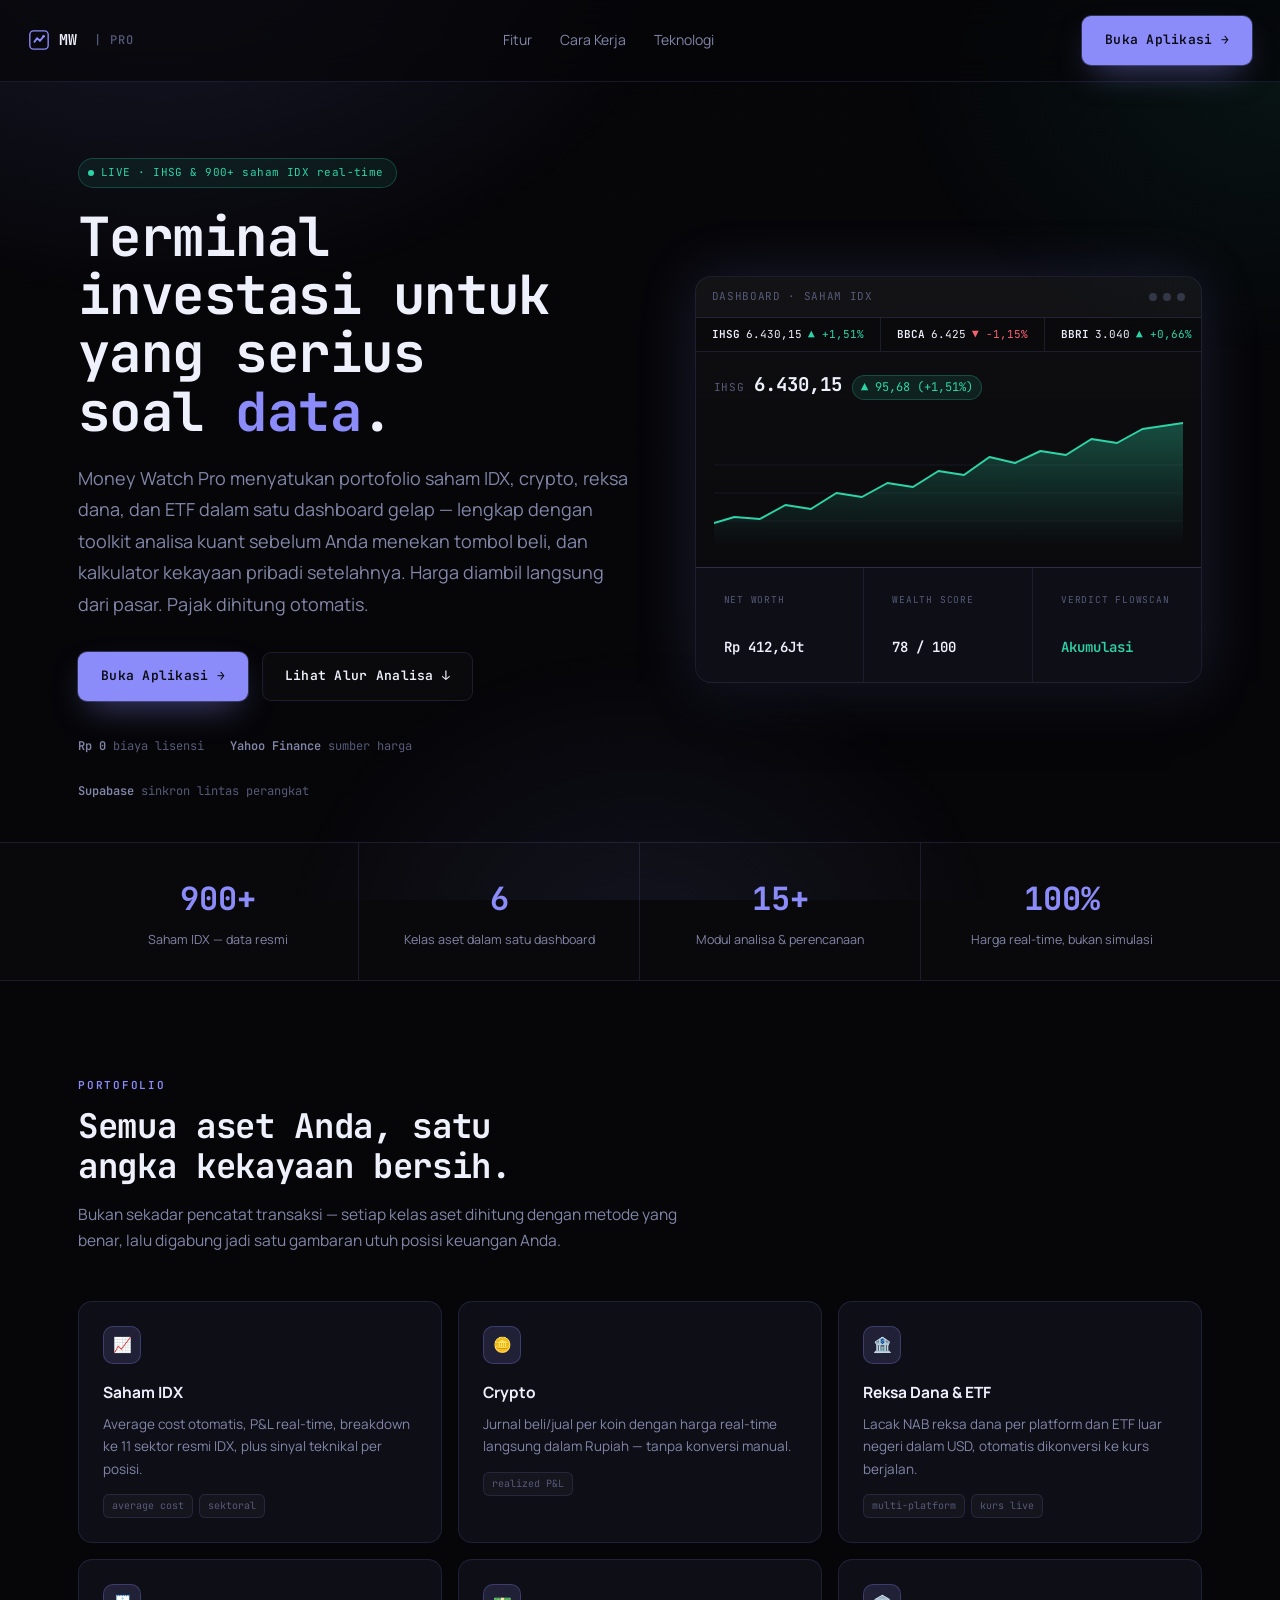
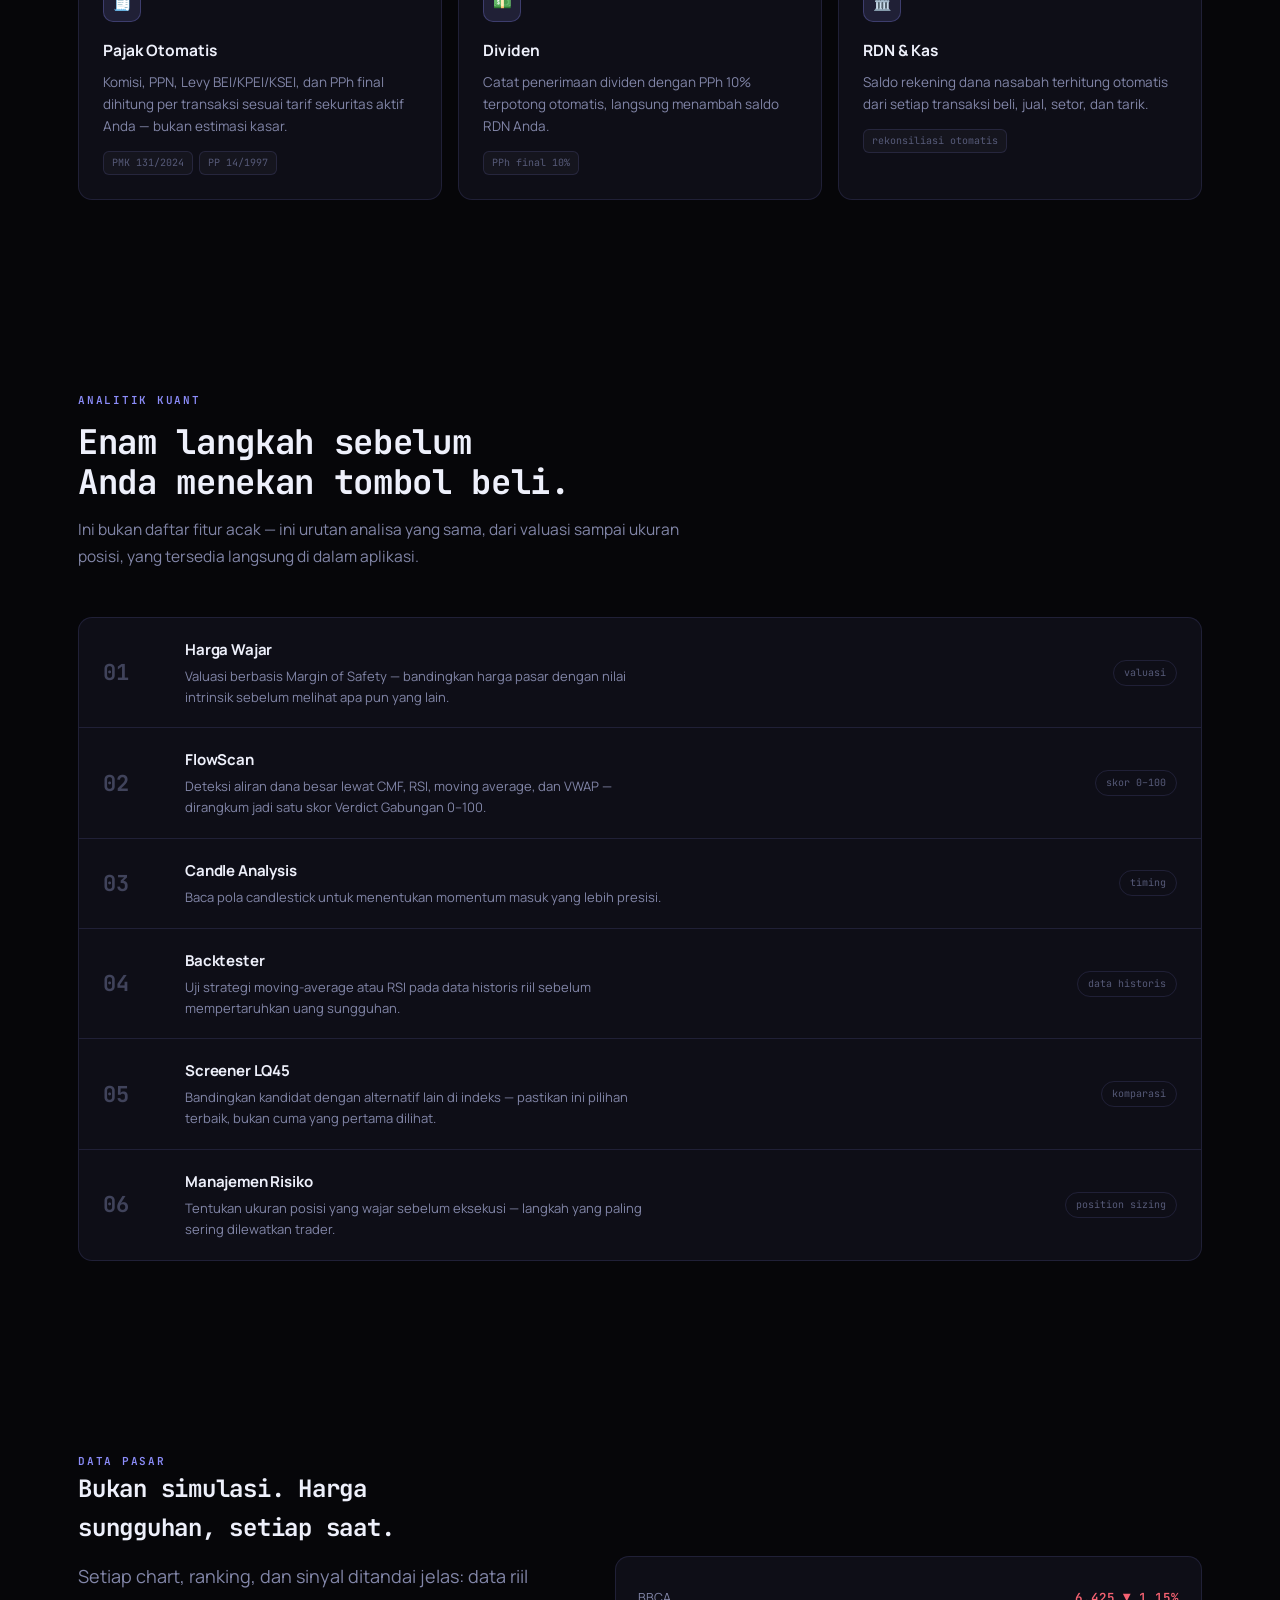
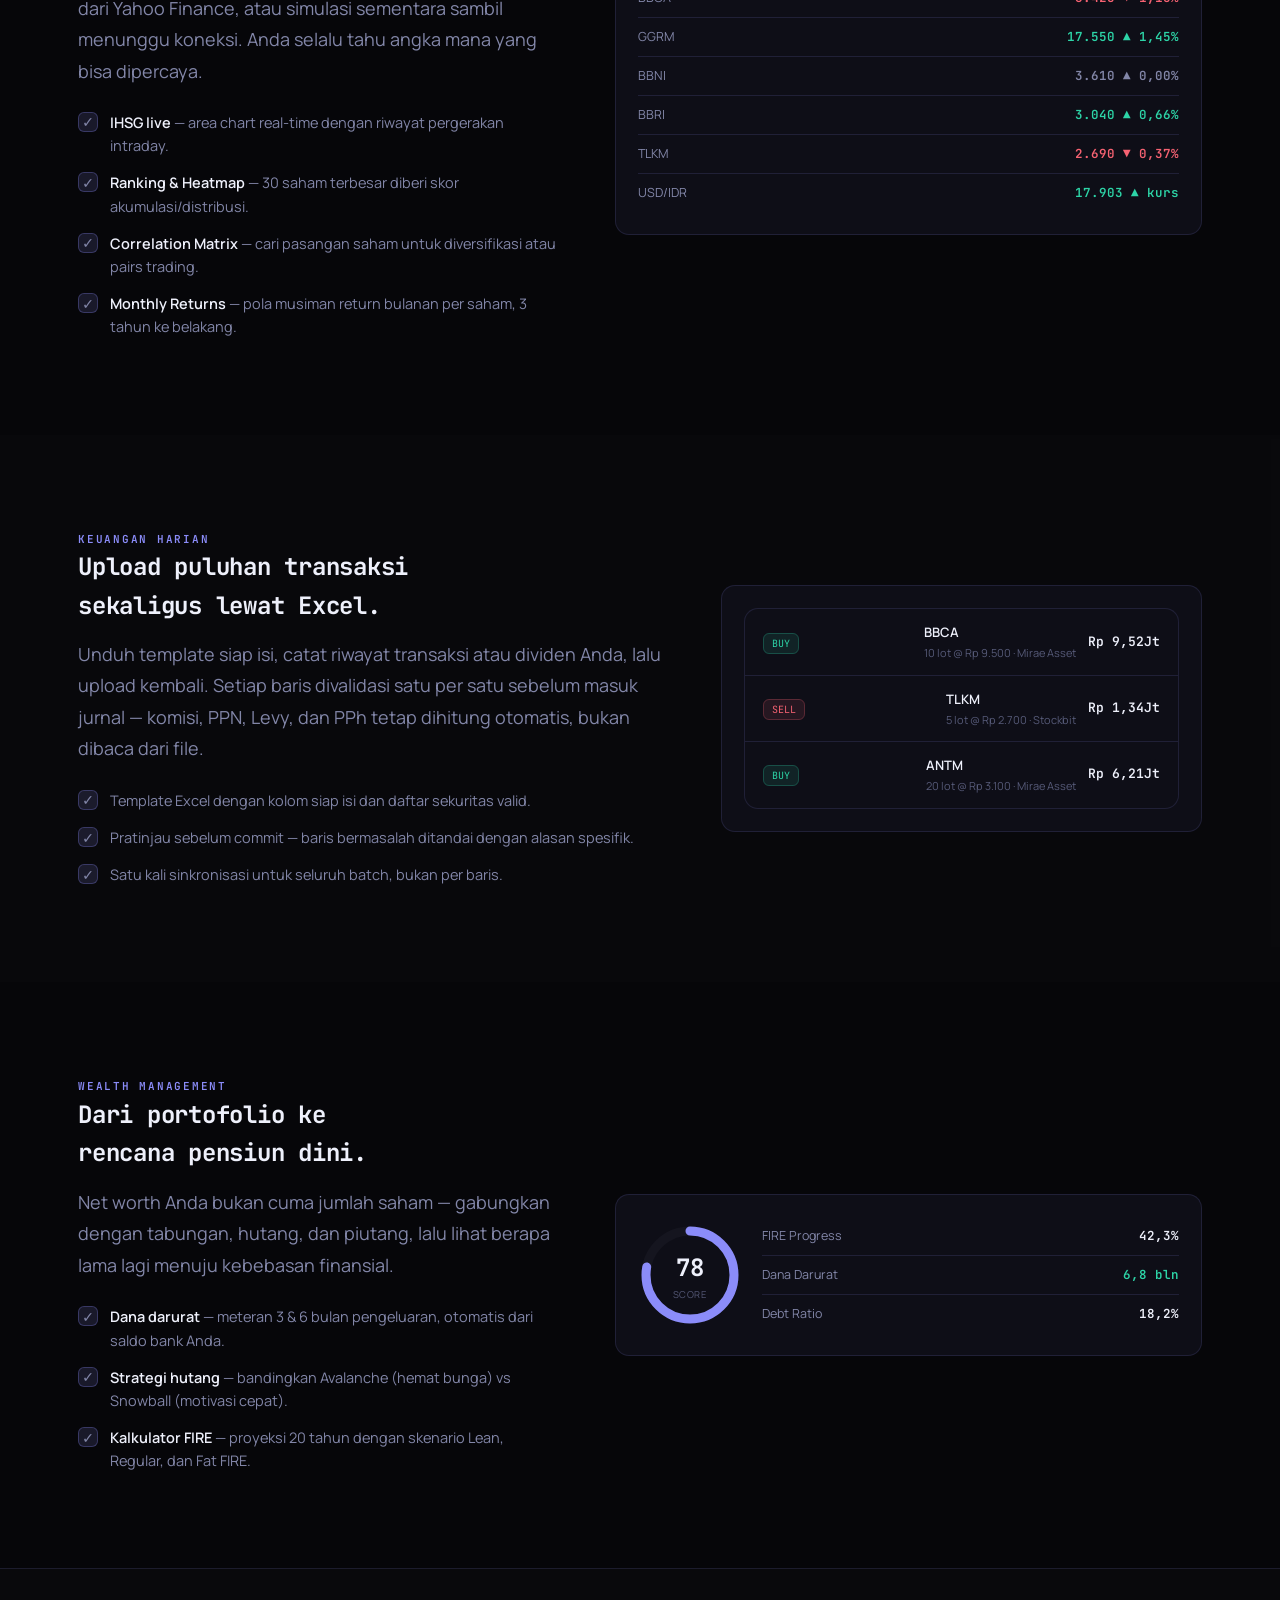
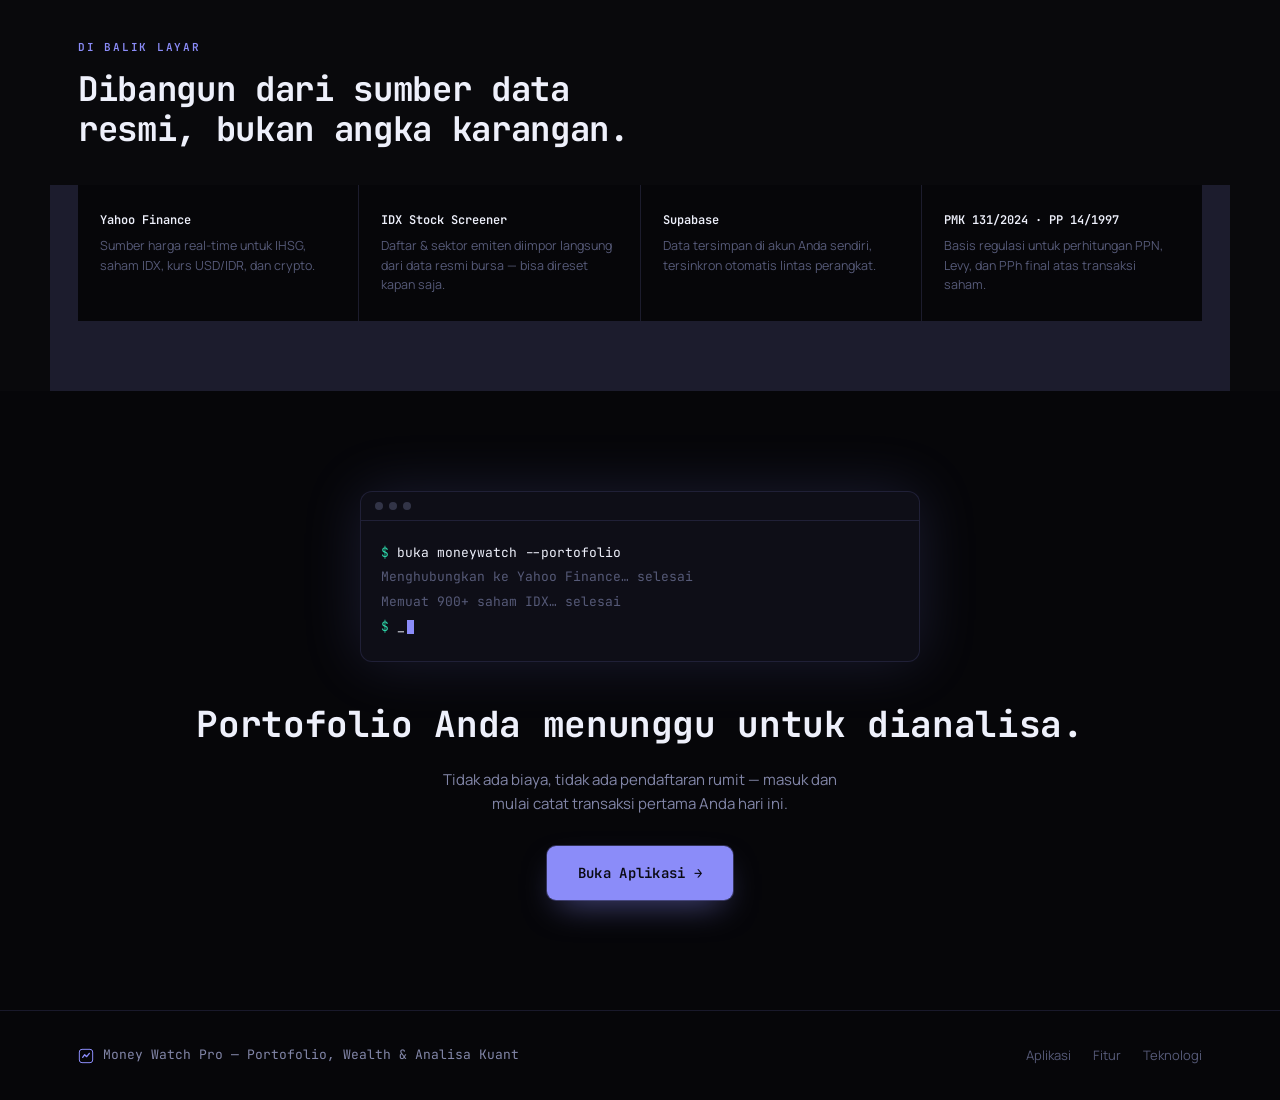
<file: index.html>
<!DOCTYPE html>
<html lang="id">
<head>
<meta charset="UTF-8">
<meta name="viewport" content="width=device-width,initial-scale=1.0">
<title>Money Watch Pro — Terminal Investasi untuk yang Serius Soal Data</title>
<meta name="description" content="Portofolio saham IDX, crypto, reksa dana, dan ETF dalam satu dashboard — dilengkapi toolkit analisa kuant, kalkulator kekayaan, dan pajak yang dihitung otomatis.">
<link rel="icon" href="data:image/svg+xml,<svg xmlns='http://www.w3.org/2000/svg' viewBox='0 0 32 32'><rect width='32' height='32' rx='8' fill='%23131324'/><path d='M7 21 L13 13 L18 17 L25 8' stroke='%238b8cf9' stroke-width='2.5' fill='none' stroke-linecap='round' stroke-linejoin='round'/><circle cx='25' cy='8' r='2' fill='%238b8cf9'/></svg>">
<link rel="preconnect" href="https://fonts.googleapis.com">
<link rel="preconnect" href="https://fonts.gstatic.com" crossorigin>
<link href="https://fonts.googleapis.com/css2?family=JetBrains+Mono:wght@400;500;600;700;800&family=Manrope:wght@400;500;600;700;800&display=swap" rel="stylesheet">
<style>
:root{
  --ink:#060609; --surface:#0e0e17; --surface-2:#15151f;
  --signal:#8b8cf9; --signal-dim:rgba(139,140,249,.14);
  --rise:#2dd4a7; --fall:#f66272; --amber:#f5b862;
  --text:#eef0fb; --text-dim:#8286a8; --text-faint:#565a78;
  --line:rgba(139,140,249,.14); --line-2:rgba(139,140,249,.28);
  --mono:'JetBrains Mono',ui-monospace,monospace;
  --sans:'Manrope',system-ui,sans-serif;
  --glow:0 0 60px rgba(139,140,249,.16);
}
*{box-sizing:border-box;margin:0;padding:0}
html{scroll-behavior:smooth}
@media(prefers-reduced-motion:reduce){html{scroll-behavior:auto}*{animation-duration:.001ms!important;animation-iteration-count:1!important;transition-duration:.001ms!important;scroll-behavior:auto!important}}
html,body{max-width:100%}
body{
  background:var(--ink); color:var(--text); font-family:var(--sans);
  font-size:16px; line-height:1.6; -webkit-font-smoothing:antialiased;
  overflow-x:hidden;
}
body::before{
  content:'';position:fixed;inset:0;z-index:0;pointer-events:none;
  background:
    radial-gradient(900px 620px at 12% -8%, rgba(139,140,249,.14), transparent 60%),
    radial-gradient(700px 520px at 100% 8%, rgba(45,212,167,.07), transparent 55%),
    radial-gradient(600px 500px at 50% 105%, rgba(139,140,249,.08), transparent 60%);
}
body::after{
  content:'';position:fixed;inset:0;z-index:0;pointer-events:none;opacity:.5;
  background-image:radial-gradient(rgba(139,140,249,.05) 1px,transparent 1px);
  background-size:26px 26px;
  mask-image:radial-gradient(1000px 700px at 50% 0%, black, transparent 75%);
}
a{color:inherit}
img,svg{display:block;max-width:100%}
.wrap{max-width:1180px;margin:0 auto;padding:0 28px}
section{position:relative;z-index:1}

/* ── Type scale ── */
h1,h2,h3{font-family:var(--mono);font-weight:700;letter-spacing:-.01em;text-wrap:balance}
.eyebrow{font-family:var(--mono);font-size:11px;font-weight:600;letter-spacing:.16em;text-transform:uppercase;color:var(--signal)}
.lede{font-size:18px;color:var(--text-dim);line-height:1.75;max-width:56ch}
.num{font-family:var(--mono);font-variant-numeric:tabular-nums}

/* ── Buttons ── */
.btn{display:inline-flex;align-items:center;gap:8px;font-family:var(--mono);font-size:13px;font-weight:600;letter-spacing:.02em;padding:13px 22px;border-radius:9px;cursor:pointer;text-decoration:none;transition:transform .15s ease,box-shadow .15s ease,background .15s ease,border-color .15s ease;border:1px solid transparent;white-space:nowrap}
.btn:focus-visible{outline:2px solid var(--signal);outline-offset:3px}
.btn-primary{background:var(--signal);color:#0a0a12;box-shadow:0 0 0 1px rgba(139,140,249,.3),0 14px 34px -12px rgba(139,140,249,.55)}
.btn-primary:hover{transform:translateY(-1px);box-shadow:0 0 0 1px rgba(139,140,249,.45),0 18px 40px -10px rgba(139,140,249,.65)}
.btn-ghost{background:rgba(255,255,255,.02);border-color:var(--line);color:var(--text)}
.btn-ghost:hover{border-color:var(--line-2);background:rgba(139,140,249,.06)}

/* ── Nav ── */
.nav{position:sticky;top:0;z-index:50;display:flex;align-items:center;justify-content:space-between;padding:16px 28px;backdrop-filter:blur(16px);background:rgba(6,6,9,.72);border-bottom:1px solid var(--line)}
.brand{display:flex;align-items:center;gap:9px;font-family:var(--mono);font-weight:700;font-size:15px;letter-spacing:.01em}
.brand .tag{color:var(--text-faint);font-weight:500;font-size:12px;letter-spacing:.08em}
.nav-links{display:flex;align-items:center;gap:28px;font-size:14px;color:var(--text-dim)}
.nav-links a{text-decoration:none;transition:color .15s}
.nav-links a:hover{color:var(--text)}
.nav-cta{display:flex;align-items:center;gap:16px}
@media(max-width:760px){.nav-links{display:none}}

/* ── Hero ── */
.hero{padding:76px 0 40px}
.hero-grid{display:grid;grid-template-columns:1.05fr .95fr;gap:56px;align-items:center}
.hero-grid > *{min-width:0}
@media(max-width:940px){.hero-grid{grid-template-columns:1fr}}
.live-pill{display:inline-flex;align-items:center;gap:7px;padding:5px 12px 5px 9px;border-radius:99px;background:rgba(45,212,167,.08);border:1px solid rgba(45,212,167,.25);font-family:var(--mono);font-size:11px;color:var(--rise);letter-spacing:.04em;margin-bottom:20px}
.live-dot{width:6px;height:6px;border-radius:50%;background:var(--rise);animation:pulse 1.8s ease-in-out infinite}
@keyframes pulse{0%,100%{opacity:1;box-shadow:0 0 0 0 rgba(45,212,167,.5)}50%{opacity:.55;box-shadow:0 0 0 5px rgba(45,212,167,0)}}
.hero h1{font-size:clamp(32px,4.6vw,54px);line-height:1.08;margin-bottom:22px}
.hero h1 em{font-style:normal;color:var(--signal)}
.hero .lede{margin-bottom:32px}
.hero-ctas{display:flex;gap:14px;flex-wrap:wrap;margin-bottom:36px}
.hero-meta{display:flex;gap:26px;flex-wrap:wrap;font-family:var(--mono);font-size:12px;color:var(--text-faint)}
.hero-meta b{color:var(--text-dim);font-weight:600}

/* ── Hero visual: mock terminal panel ── */
.panel{background:linear-gradient(180deg,rgba(255,255,255,.035),rgba(255,255,255,.015));border:1px solid var(--line);border-radius:16px;overflow:hidden;box-shadow:var(--glow),0 30px 60px -30px rgba(0,0,0,.7)}
.panel-head{display:flex;align-items:center;justify-content:space-between;padding:11px 16px;border-bottom:1px solid var(--line);background:rgba(255,255,255,.02)}
.panel-dots{display:flex;gap:6px}
.panel-dots span{width:8px;height:8px;border-radius:50%;background:var(--text-faint);opacity:.5}
.panel-title{font-family:var(--mono);font-size:11px;color:var(--text-faint);letter-spacing:.06em}
.mock-ticker{display:flex;overflow:hidden;border-bottom:1px solid var(--line);background:rgba(0,0,0,.25);width:100%;min-width:0}
.mock-ticker-track{display:flex;gap:0;animation:tickerScroll 26s linear infinite}
.mock-ticker:hover .mock-ticker-track{animation-play-state:paused}
@keyframes tickerScroll{from{transform:translateX(0)}to{transform:translateX(-50%)}}
.tick{display:flex;align-items:center;gap:6px;padding:8px 16px;font-family:var(--mono);font-size:11px;white-space:nowrap;border-right:1px solid var(--line)}
.tick b{font-weight:600}
.tick .up{color:var(--rise)}.tick .dn{color:var(--fall)}
.mock-chart{padding:18px 18px 6px}
.mock-chart-head{display:flex;align-items:baseline;gap:10px;margin-bottom:12px}
.mock-chart-head .lbl{font-family:var(--mono);font-size:11px;color:var(--text-faint);letter-spacing:.06em}
.mock-chart-head .val{font-family:var(--mono);font-size:19px;font-weight:700}
.mock-chart-head .chg{font-family:var(--mono);font-size:12px;color:var(--rise);background:rgba(45,212,167,.1);border:1px solid rgba(45,212,167,.25);padding:2px 8px;border-radius:99px}
.chart-svg{width:100%;height:132px;display:block}
.chart-path{fill:none;stroke:var(--rise);stroke-width:2;stroke-linecap:round;stroke-linejoin:round;stroke-dasharray:600;stroke-dashoffset:600;animation:draw 1.8s .3s ease forwards}
@keyframes draw{to{stroke-dashoffset:0}}
.mock-stats{display:grid;grid-template-columns:repeat(3,1fr);gap:1px;background:var(--line);margin-top:16px;border-top:1px solid var(--line)}
.mock-stats div{background:var(--surface);padding:12px 14px}
.mock-stats .k{font-family:var(--mono);font-size:9.5px;color:var(--text-faint);letter-spacing:.08em;text-transform:uppercase;margin-bottom:5px}
.mock-stats .v{font-family:var(--mono);font-size:14px;font-weight:600}

/* ── Stats strip ── */
.stats{border-top:1px solid var(--line);border-bottom:1px solid var(--line);background:rgba(255,255,255,.015)}
.stats-row{display:grid;grid-template-columns:repeat(4,1fr);gap:0}
@media(max-width:760px){.stats-row{grid-template-columns:repeat(2,1fr)}}
.stat{padding:30px 20px;text-align:center;border-right:1px solid var(--line)}
.stat:last-child{border-right:none}
.stat .v{font-family:var(--mono);font-size:clamp(24px,3vw,32px);font-weight:700;color:var(--signal)}
.stat .k{font-size:12.5px;color:var(--text-dim);margin-top:6px}

/* ── Section shell ── */
.section{padding:96px 0}
.section-head{max-width:640px;margin-bottom:48px}
.section-head .eyebrow{margin-bottom:12px}
.section-head h2{font-size:clamp(24px,3vw,34px);line-height:1.18;margin-bottom:14px}
.section-head p{color:var(--text-dim);font-size:15.5px;line-height:1.7}

/* ── Feature grid ── */
.fgrid{display:grid;grid-template-columns:repeat(3,1fr);gap:16px}
@media(max-width:900px){.fgrid{grid-template-columns:repeat(2,1fr)}}
@media(max-width:620px){.fgrid{grid-template-columns:1fr}}
.fcard{background:var(--surface);border:1px solid var(--line);border-radius:14px;padding:24px;transition:border-color .2s,transform .2s,background .2s}
.fcard:hover{border-color:var(--line-2);transform:translateY(-2px);background:var(--surface-2)}
.fcard .ic{width:38px;height:38px;border-radius:10px;background:var(--signal-dim);border:1px solid var(--line-2);display:flex;align-items:center;justify-content:center;margin-bottom:16px;font-family:var(--mono);font-size:15px;color:var(--signal)}
.fcard h3{font-family:var(--sans);font-weight:700;font-size:15.5px;margin-bottom:8px;letter-spacing:0}
.fcard p{font-size:13.5px;color:var(--text-dim);line-height:1.65}
.fcard .tags{display:flex;flex-wrap:wrap;gap:6px;margin-top:14px}
.fcard .tags span{font-family:var(--mono);font-size:10px;color:var(--text-faint);background:rgba(255,255,255,.03);border:1px solid var(--line);padding:3px 8px;border-radius:6px}

/* ── Workflow (real sequence — numbered on purpose) ── */
.flow{display:flex;flex-direction:column;border:1px solid var(--line);border-radius:14px;overflow:hidden;background:var(--surface)}
.flow-step{display:grid;grid-template-columns:64px 1fr auto;align-items:center;gap:18px;padding:20px 24px;border-bottom:1px solid var(--line);position:relative}
.flow-step:last-child{border-bottom:none}
.flow-step:hover{background:rgba(139,140,249,.035)}
.flow-num{font-family:var(--mono);font-size:22px;font-weight:700;color:var(--text-faint);opacity:.7}
.flow-step:hover .flow-num{color:var(--signal);opacity:1}
.flow-body h3{font-family:var(--sans);font-size:15px;font-weight:700;margin-bottom:4px}
.flow-body p{font-size:13px;color:var(--text-dim);line-height:1.6;max-width:60ch}
.flow-tag{font-family:var(--mono);font-size:10px;color:var(--text-faint);white-space:nowrap;border:1px solid var(--line);padding:4px 10px;border-radius:99px}
@media(max-width:640px){.flow-step{grid-template-columns:40px 1fr;}.flow-tag{grid-column:2;justify-self:start}}

/* ── Split rows (wealth / control sections) ── */
.split{display:grid;grid-template-columns:.9fr 1.1fr;gap:56px;align-items:center;min-width:0}
.split > *{min-width:0}
.split.rev{grid-template-columns:1.1fr .9fr}
.split.rev .split-visual{order:2}
@media(max-width:900px){
  .split,.split.rev{grid-template-columns:1fr}
  .split.rev .split-visual{order:0}
}
.checklist{display:flex;flex-direction:column;gap:14px;margin-top:24px}
.checklist li{list-style:none;display:flex;gap:12px;align-items:flex-start;font-size:14.5px;color:var(--text-dim);line-height:1.6}
.checklist .chk{flex-shrink:0;width:20px;height:20px;border-radius:6px;background:var(--signal-dim);border:1px solid var(--line-2);display:flex;align-items:center;justify-content:center;margin-top:1px}
.checklist b{color:var(--text);font-weight:600}

.split-visual{background:var(--surface);border:1px solid var(--line);border-radius:14px;padding:22px}
.ring-wrap{display:flex;align-items:center;gap:20px}
.ring{position:relative;width:104px;height:104px;flex-shrink:0}
.ring-center{position:absolute;inset:0;display:flex;flex-direction:column;align-items:center;justify-content:center}
.ring-center b{font-family:var(--mono);font-size:24px;font-weight:700}
.ring-center span{font-size:9.5px;color:var(--text-faint);letter-spacing:.06em;text-transform:uppercase}
.mini-row{display:flex;justify-content:space-between;padding:9px 0;border-bottom:1px solid var(--line);font-size:12.5px}
.mini-row:last-child{border-bottom:none}
.mini-row .k{color:var(--text-dim)}
.mini-row .v{font-family:var(--mono);font-weight:600}

.rows-list{display:flex;flex-direction:column;gap:0;border:1px solid var(--line);border-radius:14px;overflow:hidden;background:var(--surface)}
.rows-list .row{display:grid;grid-template-columns:1fr auto auto;gap:12px;align-items:center;padding:13px 18px;border-bottom:1px solid var(--line);font-size:13px}
.rows-list .row:last-child{border-bottom:none}
.rows-list .row .name{font-weight:600}
.rows-list .row .sub{font-size:11px;color:var(--text-faint);display:block;margin-top:1px}
.rows-list .row .amt{font-family:var(--mono);font-weight:600}
.rows-list .row .badge{font-family:var(--mono);font-size:10px;padding:3px 8px;border-radius:6px}
.badge.buy{background:rgba(45,212,167,.1);color:var(--rise);border:1px solid rgba(45,212,167,.25)}
.badge.sell{background:rgba(246,98,114,.1);color:var(--fall);border:1px solid rgba(246,98,114,.25)}

/* ── Tech / trust strip ── */
.tech{border-top:1px solid var(--line);background:rgba(255,255,255,.015)}
.tech-row{display:grid;grid-template-columns:repeat(4,1fr);gap:1px;background:var(--line)}
@media(max-width:760px){.tech-row{grid-template-columns:repeat(2,1fr)}}
.tech-item{background:var(--ink);padding:26px 22px}
.tech-item .k{font-family:var(--mono);font-size:12px;font-weight:600;color:var(--text);margin-bottom:6px}
.tech-item .v{font-size:12.5px;color:var(--text-faint);line-height:1.55}

/* ── Final CTA ── */
.cta-final{padding:100px 0 110px;text-align:center}
.terminal{max-width:560px;margin:0 auto 34px;background:var(--surface);border:1px solid var(--line);border-radius:12px;text-align:left;overflow:hidden;box-shadow:var(--glow)}
.terminal-bar{display:flex;align-items:center;gap:6px;padding:10px 14px;border-bottom:1px solid var(--line)}
.terminal-bar span{width:8px;height:8px;border-radius:50%;background:var(--text-faint);opacity:.5}
.terminal-body{padding:20px 20px 22px;font-family:var(--mono);font-size:13px;line-height:1.9;color:var(--text-dim)}
.terminal-body .prompt{color:var(--rise)}
.terminal-body .cmd{color:var(--text)}
.terminal-body .out{color:var(--text-faint)}
.caret{display:inline-block;width:7px;height:14px;background:var(--signal);vertical-align:middle;margin-left:2px;animation:blink 1s step-end infinite}
@keyframes blink{50%{opacity:0}}
.cta-final h2{font-size:clamp(24px,3.4vw,36px);margin-bottom:14px}
.cta-final p{color:var(--text-dim);max-width:46ch;margin:0 auto 30px;font-size:15px}

/* ── Footer ── */
footer{border-top:1px solid var(--line);padding:34px 0}
.foot-row{display:flex;align-items:center;justify-content:space-between;flex-wrap:wrap;gap:16px}
.foot-brand{display:flex;align-items:center;gap:9px;font-family:var(--mono);font-size:13px;color:var(--text-dim)}
.foot-links{display:flex;gap:22px;font-size:13px;color:var(--text-faint)}
.foot-links a{text-decoration:none}
.foot-links a:hover{color:var(--text-dim)}
</style>
</head>
<body>

<nav class="nav">
  <div class="brand">
    <svg width="22" height="22" viewBox="0 0 24 24" fill="none" xmlns="http://www.w3.org/2000/svg">
      <rect x="2" y="2" width="20" height="20" rx="4" stroke="#8b8cf9" stroke-width="1.5"/>
      <path d="M7 14 L10 10 L13 13 L17 8" stroke="#8b8cf9" stroke-width="2" stroke-linecap="round" stroke-linejoin="round"/>
      <circle cx="17" cy="8" r="1.5" fill="#8b8cf9"/>
    </svg>
    MW<span class="tag">&nbsp;| PRO</span>
  </div>
  <div class="nav-links">
    <a href="#fitur">Fitur</a>
    <a href="#cara-kerja">Cara Kerja</a>
    <a href="#teknologi">Teknologi</a>
  </div>
  <div class="nav-cta">
    <a class="btn btn-primary" href="moneywatch.html">Buka Aplikasi →</a>
  </div>
</nav>

<!-- ═══ HERO ═══ -->
<section class="hero">
  <div class="wrap hero-grid">
    <div>
      <div class="live-pill"><span class="live-dot"></span> LIVE · IHSG &amp; 900+ saham IDX real-time</div>
      <h1>Terminal investasi untuk yang serius soal <em>data</em>.</h1>
      <p class="lede">Money Watch Pro menyatukan portofolio saham IDX, crypto, reksa dana, dan ETF dalam satu dashboard gelap — lengkap dengan toolkit analisa kuant sebelum Anda menekan tombol beli, dan kalkulator kekayaan pribadi setelahnya. Harga diambil langsung dari pasar. Pajak dihitung otomatis.</p>
      <div class="hero-ctas">
        <a class="btn btn-primary" href="moneywatch.html">Buka Aplikasi →</a>
        <a class="btn btn-ghost" href="#cara-kerja">Lihat Alur Analisa ↓</a>
      </div>
      <div class="hero-meta">
        <div><b>Rp 0</b> biaya lisensi</div>
        <div><b>Yahoo Finance</b> sumber harga</div>
        <div><b>Supabase</b> sinkron lintas perangkat</div>
      </div>
    </div>

    <div class="panel" aria-hidden="true">
      <div class="panel-head">
        <span class="panel-title">DASHBOARD · SAHAM IDX</span>
        <div class="panel-dots"><span></span><span></span><span></span></div>
      </div>
      <div class="mock-ticker">
        <div class="mock-ticker-track" id="mockTicker"></div>
      </div>
      <div class="mock-chart">
        <div class="mock-chart-head">
          <span class="lbl">IHSG</span>
          <span class="val num">6.430,15</span>
          <span class="chg num">▲ 95,68 (+1,51%)</span>
        </div>
        <svg class="chart-svg" viewBox="0 0 460 132" preserveAspectRatio="none">
          <defs>
            <linearGradient id="heroFill" x1="0" y1="0" x2="0" y2="1">
              <stop offset="0%" stop-color="#2dd4a7" stop-opacity="0.32"/>
              <stop offset="100%" stop-color="#2dd4a7" stop-opacity="0"/>
            </linearGradient>
          </defs>
          <path d="M0,108 L460,108" stroke="rgba(139,140,249,.08)" stroke-width="1"/>
          <path d="M0,80 L460,80" stroke="rgba(139,140,249,.08)" stroke-width="1"/>
          <path d="M0,52 L460,52" stroke="rgba(139,140,249,.08)" stroke-width="1"/>
          <path d="M0,110 L20,104 L45,106 L70,92 L95,96 L120,80 L145,84 L170,70 L195,74 L220,58 L245,62 L270,44 L295,50 L320,38 L345,42 L370,26 L395,30 L420,16 L460,10 L460,132 L0,132 Z" fill="url(#heroFill)"/>
          <polyline class="chart-path" points="0,110 20,104 45,106 70,92 95,96 120,80 145,84 170,70 195,74 220,58 245,62 270,44 295,50 320,38 345,42 370,26 395,30 420,16 460,10"/>
        </svg>
      </div>
      <div class="mock-stats">
        <div><div class="k">Net Worth</div><div class="v num">Rp 412,6Jt</div></div>
        <div><div class="k">Wealth Score</div><div class="v num">78 / 100</div></div>
        <div><div class="k">Verdict FlowScan</div><div class="v num" style="color:var(--rise)">Akumulasi</div></div>
      </div>
    </div>
  </div>
</section>

<!-- ═══ STATS ═══ -->
<section class="stats">
  <div class="wrap stats-row">
    <div class="stat"><div class="v num">900+</div><div class="k">Saham IDX — data resmi</div></div>
    <div class="stat"><div class="v num">6</div><div class="k">Kelas aset dalam satu dashboard</div></div>
    <div class="stat"><div class="v num">15+</div><div class="k">Modul analisa &amp; perencanaan</div></div>
    <div class="stat"><div class="v num">100%</div><div class="k">Harga real-time, bukan simulasi</div></div>
  </div>
</section>

<!-- ═══ FITUR — Portofolio ═══ -->
<section class="section" id="fitur">
  <div class="wrap">
    <div class="section-head">
      <div class="eyebrow">Portofolio</div>
      <h2>Semua aset Anda, satu angka kekayaan bersih.</h2>
      <p>Bukan sekadar pencatat transaksi — setiap kelas aset dihitung dengan metode yang benar, lalu digabung jadi satu gambaran utuh posisi keuangan Anda.</p>
    </div>
    <div class="fgrid">
      <div class="fcard">
        <div class="ic">📈</div>
        <h3>Saham IDX</h3>
        <p>Average cost otomatis, P&amp;L real-time, breakdown ke 11 sektor resmi IDX, plus sinyal teknikal per posisi.</p>
        <div class="tags"><span>average cost</span><span>sektoral</span></div>
      </div>
      <div class="fcard">
        <div class="ic">🪙</div>
        <h3>Crypto</h3>
        <p>Jurnal beli/jual per koin dengan harga real-time langsung dalam Rupiah — tanpa konversi manual.</p>
        <div class="tags"><span>realized P&amp;L</span></div>
      </div>
      <div class="fcard">
        <div class="ic">🏦</div>
        <h3>Reksa Dana &amp; ETF</h3>
        <p>Lacak NAB reksa dana per platform dan ETF luar negeri dalam USD, otomatis dikonversi ke kurs berjalan.</p>
        <div class="tags"><span>multi-platform</span><span>kurs live</span></div>
      </div>
      <div class="fcard">
        <div class="ic">🧾</div>
        <h3>Pajak Otomatis</h3>
        <p>Komisi, PPN, Levy BEI/KPEI/KSEI, dan PPh final dihitung per transaksi sesuai tarif sekuritas aktif Anda — bukan estimasi kasar.</p>
        <div class="tags"><span>PMK 131/2024</span><span>PP 14/1997</span></div>
      </div>
      <div class="fcard">
        <div class="ic">💵</div>
        <h3>Dividen</h3>
        <p>Catat penerimaan dividen dengan PPh 10% terpotong otomatis, langsung menambah saldo RDN Anda.</p>
        <div class="tags"><span>PPh final 10%</span></div>
      </div>
      <div class="fcard">
        <div class="ic">🏛️</div>
        <h3>RDN &amp; Kas</h3>
        <p>Saldo rekening dana nasabah terhitung otomatis dari setiap transaksi beli, jual, setor, dan tarik.</p>
        <div class="tags"><span>rekonsiliasi otomatis</span></div>
      </div>
    </div>
  </div>
</section>

<!-- ═══ CARA KERJA — alur pra-beli (urutan nyata) ═══ -->
<section class="section" id="cara-kerja">
  <div class="wrap">
    <div class="section-head">
      <div class="eyebrow">Analitik Kuant</div>
      <h2>Enam langkah sebelum Anda menekan tombol beli.</h2>
      <p>Ini bukan daftar fitur acak — ini urutan analisa yang sama, dari valuasi sampai ukuran posisi, yang tersedia langsung di dalam aplikasi.</p>
    </div>
    <div class="flow">
      <div class="flow-step">
        <div class="flow-num">01</div>
        <div class="flow-body"><h3>Harga Wajar</h3><p>Valuasi berbasis Margin of Safety — bandingkan harga pasar dengan nilai intrinsik sebelum melihat apa pun yang lain.</p></div>
        <div class="flow-tag">valuasi</div>
      </div>
      <div class="flow-step">
        <div class="flow-num">02</div>
        <div class="flow-body"><h3>FlowScan</h3><p>Deteksi aliran dana besar lewat CMF, RSI, moving average, dan VWAP — dirangkum jadi satu skor Verdict Gabungan 0–100.</p></div>
        <div class="flow-tag">skor 0–100</div>
      </div>
      <div class="flow-step">
        <div class="flow-num">03</div>
        <div class="flow-body"><h3>Candle Analysis</h3><p>Baca pola candlestick untuk menentukan momentum masuk yang lebih presisi.</p></div>
        <div class="flow-tag">timing</div>
      </div>
      <div class="flow-step">
        <div class="flow-num">04</div>
        <div class="flow-body"><h3>Backtester</h3><p>Uji strategi moving-average atau RSI pada data historis riil sebelum mempertaruhkan uang sungguhan.</p></div>
        <div class="flow-tag">data historis</div>
      </div>
      <div class="flow-step">
        <div class="flow-num">05</div>
        <div class="flow-body"><h3>Screener LQ45</h3><p>Bandingkan kandidat dengan alternatif lain di indeks — pastikan ini pilihan terbaik, bukan cuma yang pertama dilihat.</p></div>
        <div class="flow-tag">komparasi</div>
      </div>
      <div class="flow-step">
        <div class="flow-num">06</div>
        <div class="flow-body"><h3>Manajemen Risiko</h3><p>Tentukan ukuran posisi yang wajar sebelum eksekusi — langkah yang paling sering dilewatkan trader.</p></div>
        <div class="flow-tag">position sizing</div>
      </div>
    </div>
  </div>
</section>

<!-- ═══ DATA PASAR ═══ -->
<section class="section">
  <div class="wrap split">
    <div>
      <div class="eyebrow">Data Pasar</div>
      <h2>Bukan simulasi. Harga sungguhan, setiap saat.</h2>
      <p class="lede" style="margin-top:14px">Setiap chart, ranking, dan sinyal ditandai jelas: data riil dari Yahoo Finance, atau simulasi sementara sambil menunggu koneksi. Anda selalu tahu angka mana yang bisa dipercaya.</p>
      <ul class="checklist">
        <li><span class="chk">✓</span><span><b>IHSG live</b> — area chart real-time dengan riwayat pergerakan intraday.</span></li>
        <li><span class="chk">✓</span><span><b>Ranking &amp; Heatmap</b> — 30 saham terbesar diberi skor akumulasi/distribusi.</span></li>
        <li><span class="chk">✓</span><span><b>Correlation Matrix</b> — cari pasangan saham untuk diversifikasi atau pairs trading.</span></li>
        <li><span class="chk">✓</span><span><b>Monthly Returns</b> — pola musiman return bulanan per saham, 3 tahun ke belakang.</span></li>
      </ul>
    </div>
    <div class="split-visual">
      <div class="mini-row"><span class="k">BBCA</span><span class="v num" style="color:var(--fall)">6.425 ▼ 1,15%</span></div>
      <div class="mini-row"><span class="k">GGRM</span><span class="v num" style="color:var(--rise)">17.550 ▲ 1,45%</span></div>
      <div class="mini-row"><span class="k">BBNI</span><span class="v num" style="color:var(--text-dim)">3.610 ▲ 0,00%</span></div>
      <div class="mini-row"><span class="k">BBRI</span><span class="v num" style="color:var(--rise)">3.040 ▲ 0,66%</span></div>
      <div class="mini-row"><span class="k">TLKM</span><span class="v num" style="color:var(--fall)">2.690 ▼ 0,37%</span></div>
      <div class="mini-row"><span class="k">USD/IDR</span><span class="v num" style="color:var(--rise)">17.903 ▲ kurs</span></div>
    </div>
  </div>
</section>

<!-- ═══ KEUANGAN HARIAN — bulk import ═══ -->
<section class="section" style="background:rgba(255,255,255,.012)">
  <div class="wrap split rev">
    <div class="split-visual">
      <div class="rows-list">
        <div class="row">
          <div><span class="badge buy">BUY</span></div>
          <div><span class="name">BBCA</span><span class="sub">10 lot @ Rp 9.500 · Mirae Asset</span></div>
          <div class="amt">Rp 9,52Jt</div>
        </div>
        <div class="row">
          <div><span class="badge sell">SELL</span></div>
          <div><span class="name">TLKM</span><span class="sub">5 lot @ Rp 2.700 · Stockbit</span></div>
          <div class="amt">Rp 1,34Jt</div>
        </div>
        <div class="row">
          <div><span class="badge buy">BUY</span></div>
          <div><span class="name">ANTM</span><span class="sub">20 lot @ Rp 3.100 · Mirae Asset</span></div>
          <div class="amt">Rp 6,21Jt</div>
        </div>
      </div>
    </div>
    <div>
      <div class="eyebrow">Keuangan Harian</div>
      <h2>Upload puluhan transaksi sekaligus lewat Excel.</h2>
      <p class="lede" style="margin-top:14px">Unduh template siap isi, catat riwayat transaksi atau dividen Anda, lalu upload kembali. Setiap baris divalidasi satu per satu sebelum masuk jurnal — komisi, PPN, Levy, dan PPh tetap dihitung otomatis, bukan dibaca dari file.</p>
      <ul class="checklist">
        <li><span class="chk">✓</span><span>Template Excel dengan kolom siap isi dan daftar sekuritas valid.</span></li>
        <li><span class="chk">✓</span><span>Pratinjau sebelum commit — baris bermasalah ditandai dengan alasan spesifik.</span></li>
        <li><span class="chk">✓</span><span>Satu kali sinkronisasi untuk seluruh batch, bukan per baris.</span></li>
      </ul>
    </div>
  </div>
</section>

<!-- ═══ WEALTH ═══ -->
<section class="section">
  <div class="wrap split">
    <div>
      <div class="eyebrow">Wealth Management</div>
      <h2>Dari portofolio ke rencana pensiun dini.</h2>
      <p class="lede" style="margin-top:14px">Net worth Anda bukan cuma jumlah saham — gabungkan dengan tabungan, hutang, dan piutang, lalu lihat berapa lama lagi menuju kebebasan finansial.</p>
      <ul class="checklist">
        <li><span class="chk">✓</span><span><b>Dana darurat</b> — meteran 3 &amp; 6 bulan pengeluaran, otomatis dari saldo bank Anda.</span></li>
        <li><span class="chk">✓</span><span><b>Strategi hutang</b> — bandingkan Avalanche (hemat bunga) vs Snowball (motivasi cepat).</span></li>
        <li><span class="chk">✓</span><span><b>Kalkulator FIRE</b> — proyeksi 20 tahun dengan skenario Lean, Regular, dan Fat FIRE.</span></li>
      </ul>
    </div>
    <div class="split-visual">
      <div class="ring-wrap">
        <div class="ring">
          <svg width="104" height="104" viewBox="0 0 104 104" style="transform:rotate(-90deg)">
            <circle cx="52" cy="52" r="44" fill="none" stroke="var(--surface-2)" stroke-width="9"/>
            <circle cx="52" cy="52" r="44" fill="none" stroke="var(--signal)" stroke-width="9" stroke-linecap="round" stroke-dasharray="276" stroke-dashoffset="61"/>
          </svg>
          <div class="ring-center"><b class="num">78</b><span>SCORE</span></div>
        </div>
        <div style="flex:1">
          <div class="mini-row"><span class="k">FIRE Progress</span><span class="v num">42,3%</span></div>
          <div class="mini-row"><span class="k">Dana Darurat</span><span class="v num" style="color:var(--rise)">6,8 bln</span></div>
          <div class="mini-row"><span class="k">Debt Ratio</span><span class="v num">18,2%</span></div>
        </div>
      </div>
    </div>
  </div>
</section>

<!-- ═══ TEKNOLOGI ═══ -->
<section class="tech" id="teknologi">
  <div class="wrap" style="padding:70px 28px 0">
    <div class="section-head" style="margin-bottom:36px">
      <div class="eyebrow">Di Balik Layar</div>
      <h2>Dibangun dari sumber data resmi, bukan angka karangan.</h2>
    </div>
  </div>
  <div class="wrap tech-row" style="padding:0 28px 70px">
    <div class="tech-item"><div class="k">Yahoo Finance</div><div class="v">Sumber harga real-time untuk IHSG, saham IDX, kurs USD/IDR, dan crypto.</div></div>
    <div class="tech-item"><div class="k">IDX Stock Screener</div><div class="v">Daftar &amp; sektor emiten diimpor langsung dari data resmi bursa — bisa direset kapan saja.</div></div>
    <div class="tech-item"><div class="k">Supabase</div><div class="v">Data tersimpan di akun Anda sendiri, tersinkron otomatis lintas perangkat.</div></div>
    <div class="tech-item"><div class="k">PMK 131/2024 · PP 14/1997</div><div class="v">Basis regulasi untuk perhitungan PPN, Levy, dan PPh final atas transaksi saham.</div></div>
  </div>
</section>

<!-- ═══ CTA FINAL ═══ -->
<section class="cta-final">
  <div class="wrap">
    <div class="terminal" aria-hidden="true">
      <div class="terminal-bar"><span></span><span></span><span></span></div>
      <div class="terminal-body">
        <div><span class="prompt">$</span> <span class="cmd">buka moneywatch --portofolio</span></div>
        <div class="out">Menghubungkan ke Yahoo Finance… selesai</div>
        <div class="out">Memuat 900+ saham IDX… selesai</div>
        <div><span class="prompt">$</span> <span class="cmd">_</span><span class="caret"></span></div>
      </div>
    </div>
    <h2>Portofolio Anda menunggu untuk dianalisa.</h2>
    <p>Tidak ada biaya, tidak ada pendaftaran rumit — masuk dan mulai catat transaksi pertama Anda hari ini.</p>
    <a class="btn btn-primary" href="moneywatch.html" style="padding:15px 30px;font-size:14px">Buka Aplikasi →</a>
  </div>
</section>

<footer>
  <div class="wrap foot-row">
    <div class="foot-brand">
      <svg width="16" height="16" viewBox="0 0 24 24" fill="none" xmlns="http://www.w3.org/2000/svg">
        <rect x="2" y="2" width="20" height="20" rx="4" stroke="#8b8cf9" stroke-width="1.5"/>
        <path d="M7 14 L10 10 L13 13 L17 8" stroke="#8b8cf9" stroke-width="2" stroke-linecap="round" stroke-linejoin="round"/>
      </svg>
      Money Watch Pro — Portofolio, Wealth &amp; Analisa Kuant
    </div>
    <div class="foot-links">
      <a href="moneywatch.html">Aplikasi</a>
      <a href="#fitur">Fitur</a>
      <a href="#teknologi">Teknologi</a>
    </div>
  </div>
</footer>

<script>
(function(){
  var tickers = [
    {s:'IHSG',v:'6.430,15',c:'+1,51%',up:true},
    {s:'BBCA',v:'6.425',c:'-1,15%',up:false},
    {s:'BBRI',v:'3.040',c:'+0,66%',up:true},
    {s:'BMRI',v:'4.430',c:'+0,23%',up:true},
    {s:'TLKM',v:'2.690',c:'-0,37%',up:false},
    {s:'GGRM',v:'17.550',c:'+1,45%',up:true},
    {s:'ANTM',v:'3.130',c:'+0,32%',up:true},
    {s:'ASII',v:'5.100',c:'-0,97%',up:false},
    {s:'USD/IDR',v:'17.903',c:'kurs',up:true},
    {s:'BTC/IDR',v:'1,19M',c:'live',up:true}
  ];
  function row(t){
    return '<div class="tick"><b>'+t.s+'</b><span class="num">'+t.v+'</span><span class="num '+(t.up?'up':'dn')+'">'+(t.up?'▲':'▼')+' '+t.c+'</span></div>';
  }
  var html = tickers.map(row).join('') + tickers.map(row).join('');
  var el = document.getElementById('mockTicker');
  if(el) el.innerHTML = html;
})();
</script>
</body>
</html>
</file>
